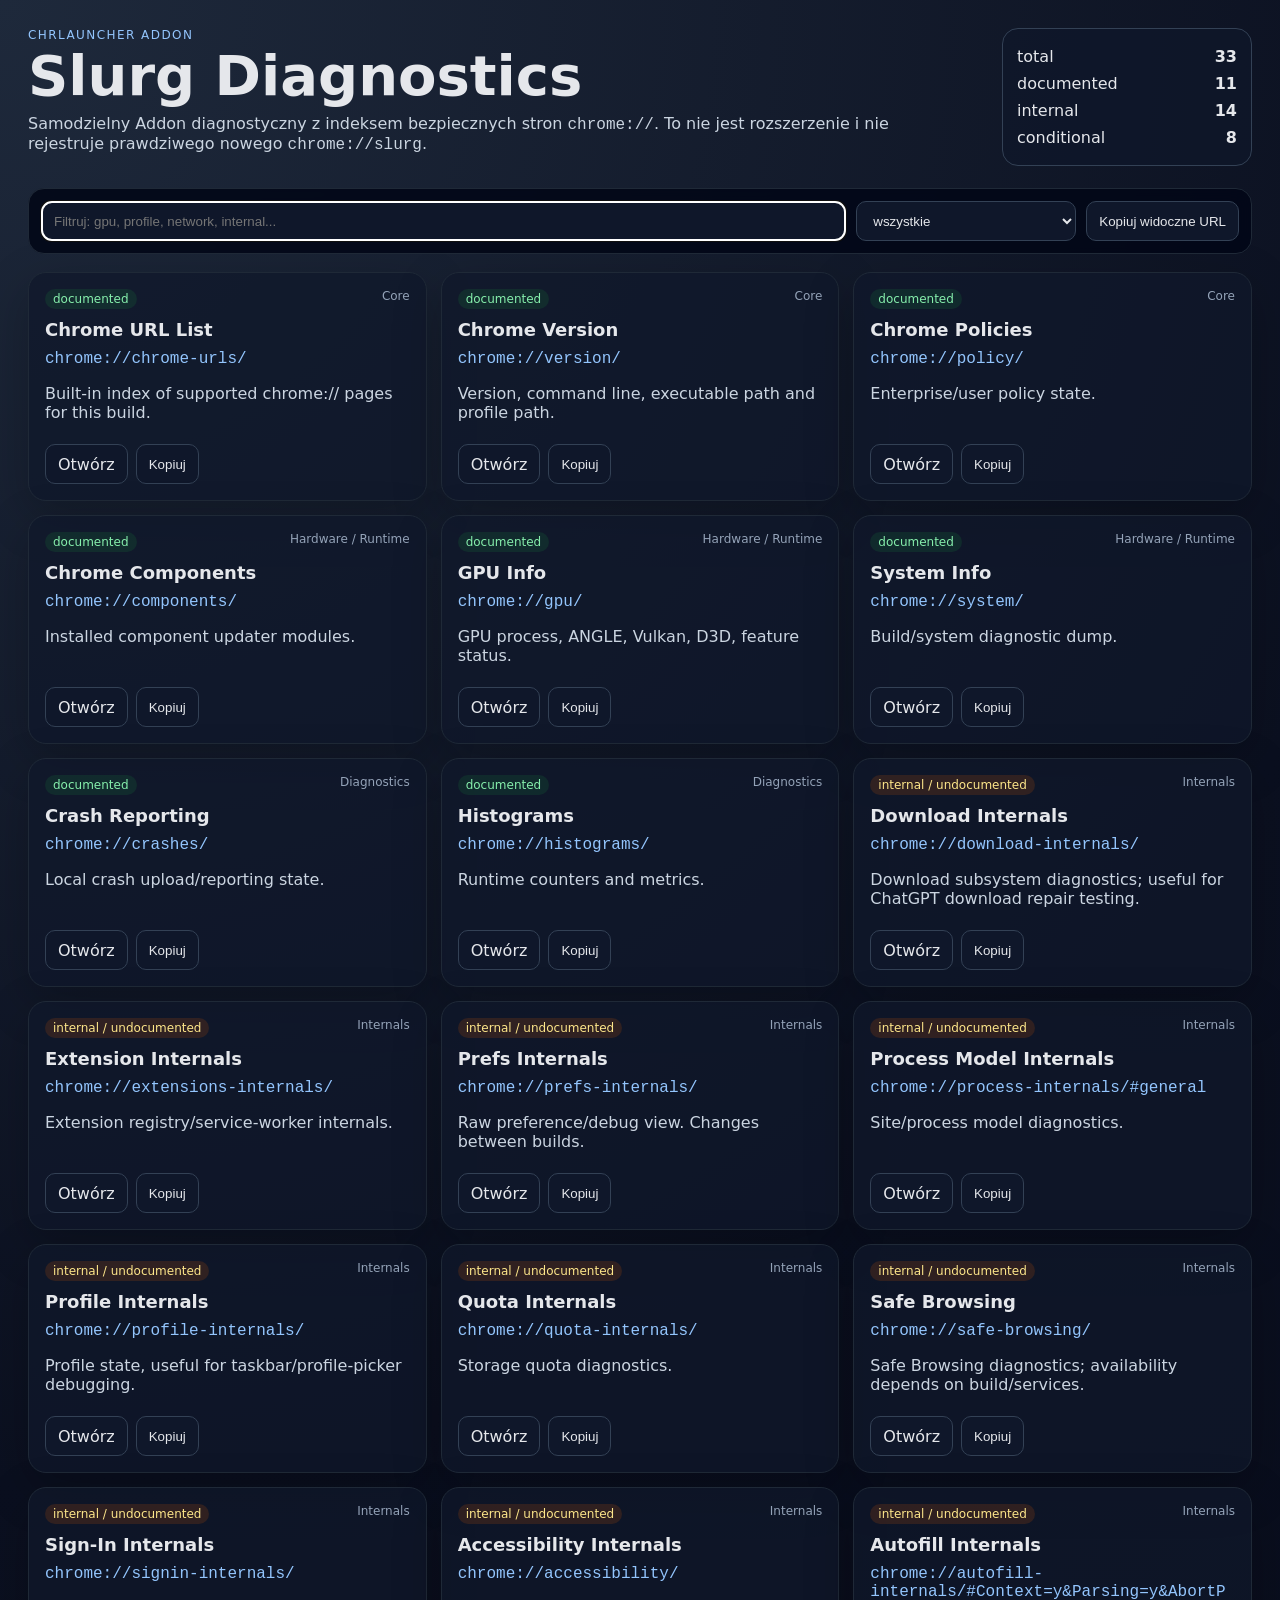
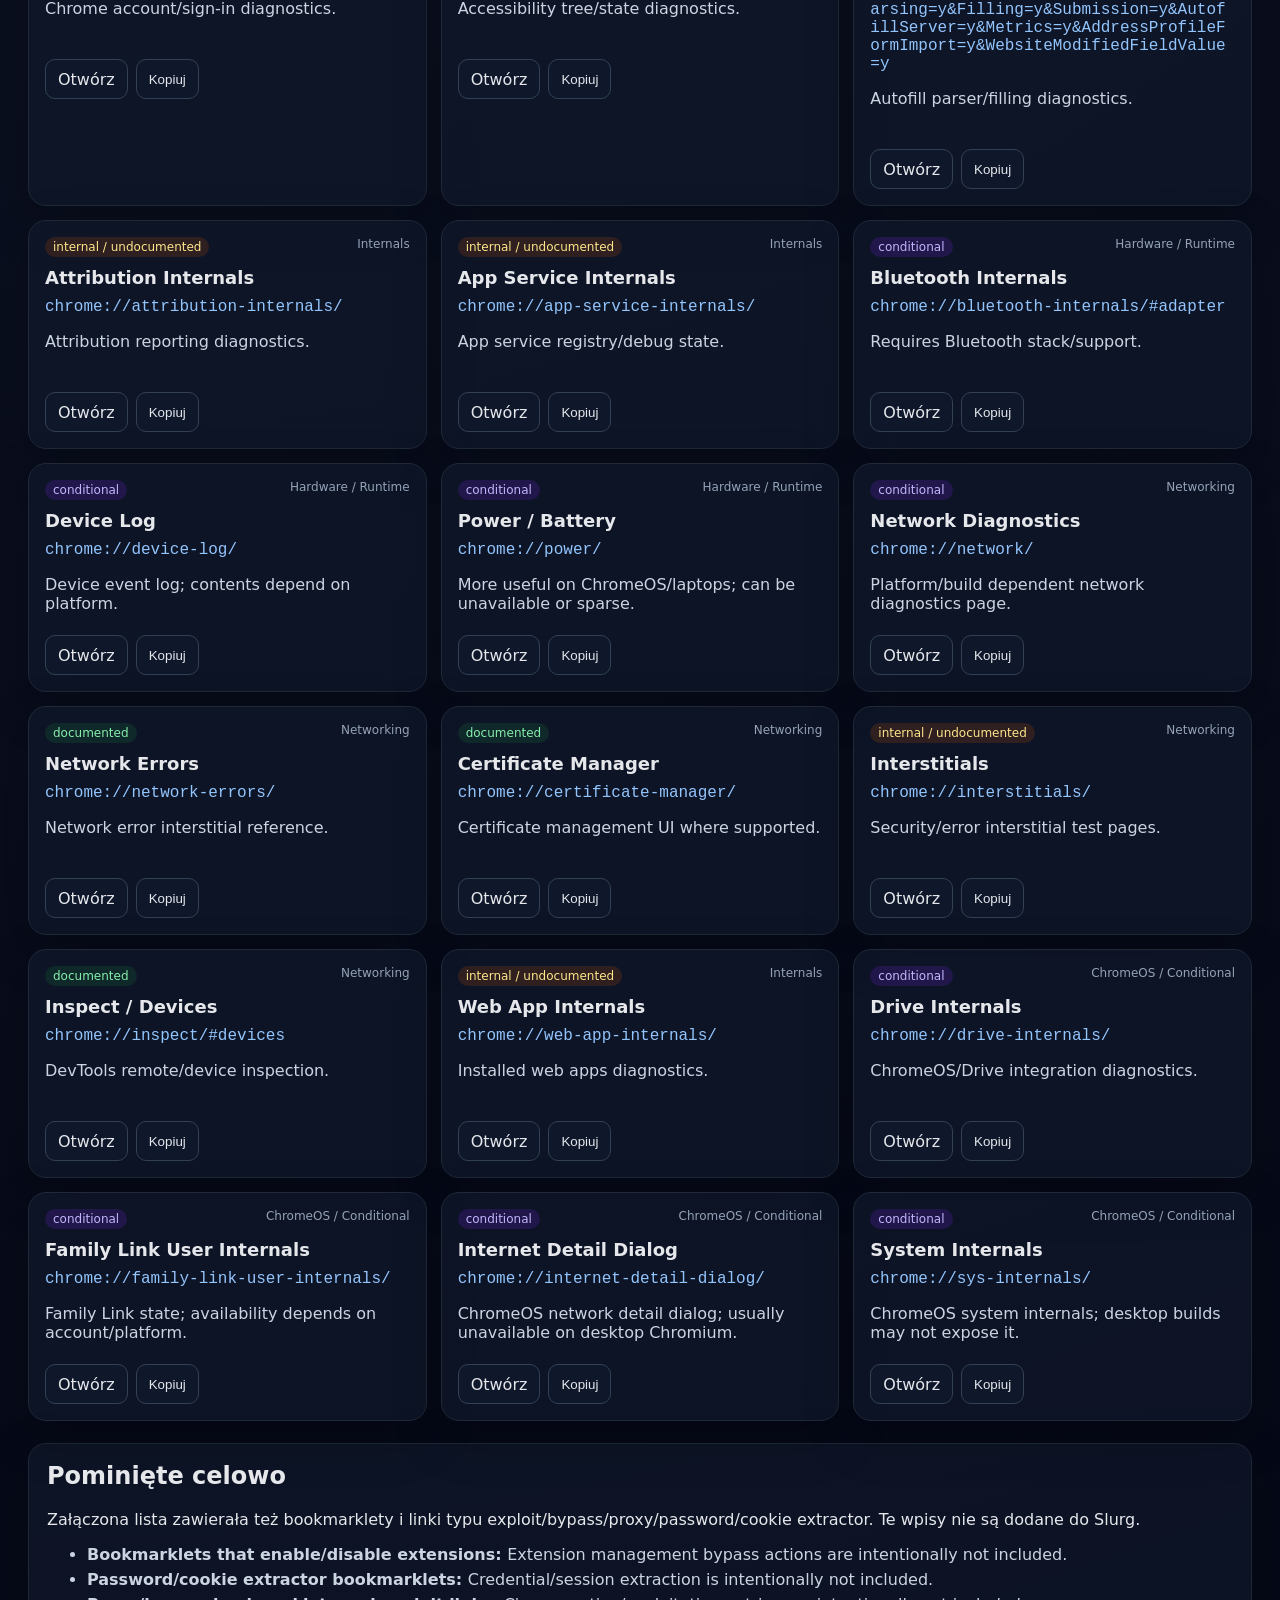
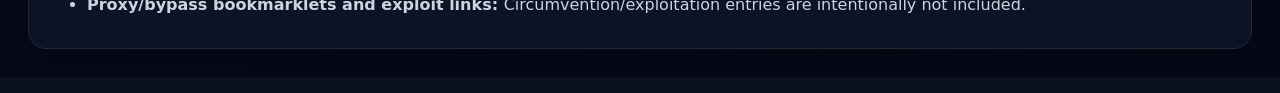
<file: bin/Addons/slurg/index.html>
<!doctype html>
<html lang="pl">
<head>
  <meta charset="utf-8">
  <meta name="viewport" content="width=device-width,initial-scale=1">
  <title>Slurg Diagnostics</title>
  <link rel="stylesheet" href="slurg.css">
</head>
<body>
  <header>
    <div>
      <p class="eyebrow">chrlauncher Addon</p>
      <h1>Slurg Diagnostics</h1>
      <p class="lead">Samodzielny Addon diagnostyczny z indeksem bezpiecznych stron <code>chrome://</code>. To nie jest rozszerzenie i nie rejestruje prawdziwego nowego <code>chrome://slurg</code>.</p>
    </div>
    <div class="summary" id="summary"></div>
  </header>

  <section class="toolbar">
    <input id="search" type="search" placeholder="Filtruj: gpu, profile, network, internal..." autofocus>
    <select id="statusFilter" aria-label="Status">
      <option value="all">wszystkie</option>
      <option value="documented">documented</option>
      <option value="internal">internal / undocumented</option>
      <option value="conditional">conditional / ChromeOS</option>
    </select>
    <button id="copyAll" type="button">Kopiuj widoczne URL</button>
  </section>

  <main>
    <section id="cards" class="cards"></section>

    <section class="omitted">
      <h2>Pominięte celowo</h2>
      <p>Załączona lista zawierała też bookmarklety i linki typu exploit/bypass/proxy/password/cookie extractor. Te wpisy nie są dodane do Slurg.</p>
      <ul id="omittedList"></ul>
    </section>
  </main>

  <template id="cardTemplate">
    <article class="card">
      <div class="cardTop">
        <span class="badge"></span>
        <span class="category"></span>
      </div>
      <h2 class="title"></h2>
      <code class="url"></code>
      <p class="note"></p>
      <div class="actions">
        <a class="open" target="_blank" rel="noreferrer">Otwórz</a>
        <button class="copy" type="button">Kopiuj</button>
      </div>
    </article>
  </template>

  <script src="slurg_data.js"></script>
  <script src="slurg.js"></script>
</body>
</html>
</file>
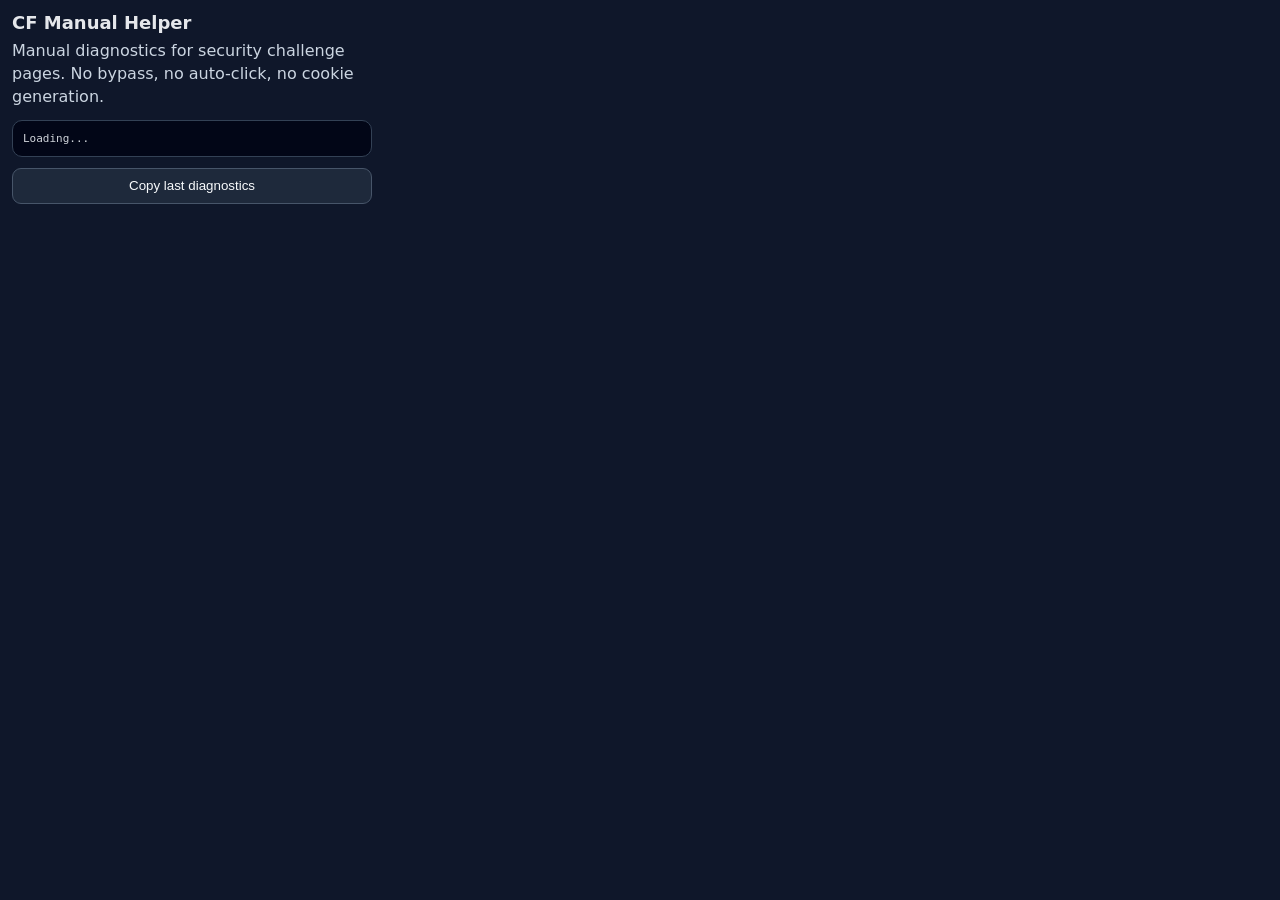
<file: bin/Addons/cf_manual_helper/popup.html>
<!doctype html>
<html lang="en">
<head>
  <meta charset="utf-8">
  <meta name="viewport" content="width=device-width,initial-scale=1">
  <title>CF Manual Helper</title>
  <link rel="stylesheet" href="popup.css">
</head>
<body>
  <header>
    <h1>CF Manual Helper</h1>
    <p>Manual diagnostics for security challenge pages. No bypass, no auto-click, no cookie generation.</p>
  </header>
  <main>
    <pre id="state">Loading...</pre>
    <button id="copy" type="button">Copy last diagnostics</button>
  </main>
  <script src="popup.js"></script>
</body>
</html>
</file>
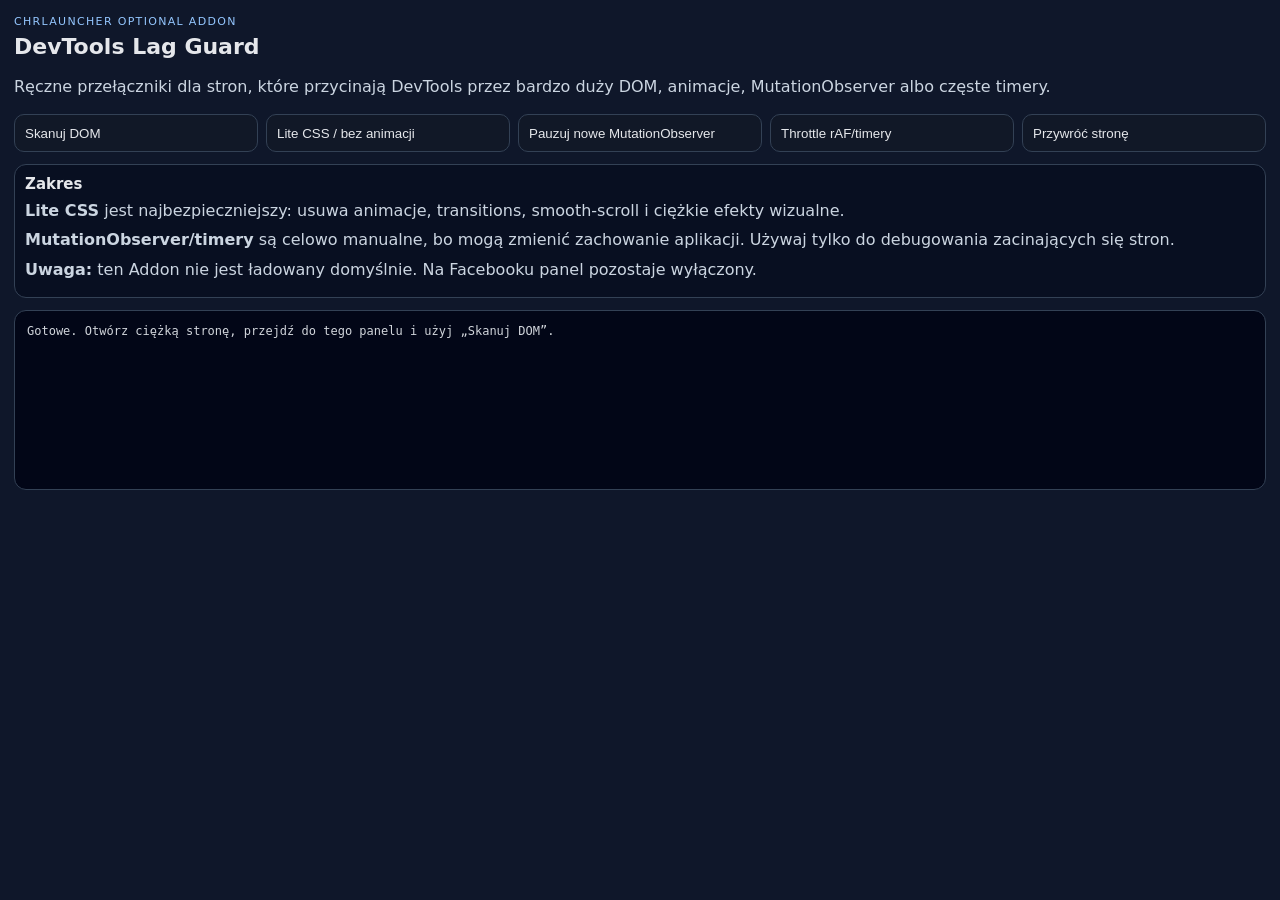
<file: bin/Addons/devtools_lag_guard/devtools_panel.html>
<!doctype html>
<html lang="pl">
<head>
  <meta charset="utf-8">
  <meta name="viewport" content="width=device-width,initial-scale=1">
  <title>DevTools Lag Guard</title>
  <link rel="stylesheet" href="devtools_panel.css">
</head>
<body>
  <header>
    <p class="eyebrow">chrlauncher Optional Addon</p>
    <h1>DevTools Lag Guard</h1>
    <p>Ręczne przełączniki dla stron, które przycinają DevTools przez bardzo duży DOM, animacje, MutationObserver albo częste timery.</p>
  </header>

  <section class="grid">
    <button data-action="stats">Skanuj DOM</button>
    <button data-action="lite-css">Lite CSS / bez animacji</button>
    <button data-action="pause-observers">Pauzuj nowe MutationObserver</button>
    <button data-action="throttle-timers">Throttle rAF/timery</button>
    <button data-action="restore">Przywróć stronę</button>
  </section>

  <section class="notes">
    <h2>Zakres</h2>
    <p><strong>Lite CSS</strong> jest najbezpieczniejszy: usuwa animacje, transitions, smooth-scroll i ciężkie efekty wizualne.</p>
    <p><strong>MutationObserver/timery</strong> są celowo manualne, bo mogą zmienić zachowanie aplikacji. Używaj tylko do debugowania zacinających się stron.</p>
    <p><strong>Uwaga:</strong> ten Addon nie jest ładowany domyślnie. Na Facebooku panel pozostaje wyłączony.</p>
  </section>

  <pre id="output">Gotowe. Otwórz ciężką stronę, przejdź do tego panelu i użyj „Skanuj DOM”.</pre>

  <script src="devtools_panel.js"></script>
</body>
</html>
</file>
<file: bin/Addons/slurg/slurg.css>
:root {
  color-scheme: dark;
  font-family: Inter, ui-sans-serif, system-ui, -apple-system, BlinkMacSystemFont, "Segoe UI", sans-serif;
  background: #0b1020;
  color: #e5e7eb;
}

* { box-sizing: border-box; }

body {
  margin: 0;
  padding: 28px;
  background: radial-gradient(circle at top left, #1e293b, #0b1020 42%, #050816);
}

header {
  display: grid;
  grid-template-columns: minmax(0, 1fr) auto;
  gap: 24px;
  align-items: start;
  margin-bottom: 22px;
}

.eyebrow {
  margin: 0 0 6px;
  color: #93c5fd;
  font-size: 12px;
  letter-spacing: .12em;
  text-transform: uppercase;
}

h1 {
  margin: 0 0 10px;
  font-size: clamp(32px, 5vw, 56px);
  line-height: 1;
}

.lead {
  max-width: 920px;
  margin: 0;
  color: #cbd5e1;
}

code {
  font-family: "Cascadia Code", "Consolas", monospace;
}

.summary {
  min-width: 250px;
  padding: 14px;
  border: 1px solid #334155;
  border-radius: 16px;
  background: rgba(15, 23, 42, .72);
}

.summary div {
  display: flex;
  justify-content: space-between;
  gap: 16px;
  padding: 4px 0;
}

.toolbar {
  position: sticky;
  top: 0;
  z-index: 2;
  display: grid;
  grid-template-columns: minmax(200px, 1fr) 220px auto;
  gap: 10px;
  margin: 0 0 18px;
  padding: 12px;
  border: 1px solid #1f2937;
  border-radius: 16px;
  background: rgba(2, 6, 23, .86);
  backdrop-filter: blur(12px);
}

input,
select,
button,
a.open {
  min-height: 40px;
  border: 1px solid #334155;
  border-radius: 10px;
  background: #0f172a;
  color: #e5e7eb;
  padding: 0 12px;
}

button,
a.open {
  cursor: pointer;
}

a.open {
  display: inline-flex;
  align-items: center;
  text-decoration: none;
}

button:hover,
a.open:hover {
  border-color: #60a5fa;
}

.cards {
  display: grid;
  grid-template-columns: repeat(auto-fill, minmax(300px, 1fr));
  gap: 14px;
}

.card,
.omitted {
  border: 1px solid #1f2937;
  border-radius: 18px;
  background: rgba(15, 23, 42, .74);
  box-shadow: 0 16px 50px rgba(0, 0, 0, .22);
}

.card {
  padding: 16px;
}

.cardTop {
  display: flex;
  justify-content: space-between;
  gap: 10px;
  margin-bottom: 10px;
  font-size: 12px;
}

.badge {
  padding: 3px 8px;
  border-radius: 999px;
  background: #1e293b;
}

.badge.documented { color: #86efac; background: rgba(22, 101, 52, .25); }
.badge.internal { color: #fde68a; background: rgba(146, 64, 14, .25); }
.badge.conditional { color: #c4b5fd; background: rgba(91, 33, 182, .25); }

.category {
  color: #94a3b8;
}

.title {
  margin: 0 0 10px;
  font-size: 18px;
}

.url {
  display: block;
  overflow-wrap: anywhere;
  color: #93c5fd;
  margin-bottom: 10px;
}

.note {
  min-height: 44px;
  color: #cbd5e1;
}

.actions {
  display: flex;
  gap: 8px;
}

.omitted {
  margin-top: 22px;
  padding: 18px;
}

.omitted h2 {
  margin-top: 0;
}

.omitted li {
  margin: 6px 0;
  color: #cbd5e1;
}

@media (max-width: 760px) {
  body { padding: 16px; }
  header { grid-template-columns: 1fr; }
  .toolbar { grid-template-columns: 1fr; }
}
</file>
<file: bin/Addons/cf_manual_helper/popup.css>
:root {
  color-scheme: dark;
  font-family: ui-sans-serif, system-ui, -apple-system, BlinkMacSystemFont, "Segoe UI", sans-serif;
  background: #0f172a;
  color: #e5e7eb;
}

body {
  width: 360px;
  margin: 0;
  padding: 12px;
  background: #0f172a;
}

h1 {
  margin: 0 0 6px;
  font-size: 18px;
}

p {
  color: #cbd5e1;
  line-height: 1.45;
  margin: 0 0 10px;
}

pre {
  max-height: 320px;
  overflow: auto;
  white-space: pre-wrap;
  overflow-wrap: anywhere;
  border: 1px solid #334155;
  border-radius: 10px;
  background: #020617;
  color: #d1d5db;
  padding: 10px;
  font: 11px/1.4 "Cascadia Code", Consolas, monospace;
}

button {
  width: 100%;
  min-height: 36px;
  border: 1px solid #475569;
  border-radius: 9px;
  background: #1e293b;
  color: #f8fafc;
  cursor: pointer;
}

button:hover {
  border-color: #60a5fa;
}
</file>
<file: bin/Addons/devtools_lag_guard/devtools_panel.css>
:root {
  color-scheme: dark;
  font-family: ui-sans-serif, system-ui, -apple-system, BlinkMacSystemFont, "Segoe UI", sans-serif;
  background: #0f172a;
  color: #e5e7eb;
}

* { box-sizing: border-box; }

body {
  margin: 0;
  padding: 14px;
  background: #0f172a;
}

header {
  margin-bottom: 12px;
}

.eyebrow {
  margin: 0 0 4px;
  color: #93c5fd;
  font-size: 11px;
  letter-spacing: .12em;
  text-transform: uppercase;
}

h1 {
  margin: 0 0 8px;
  font-size: 22px;
}

p {
  color: #cbd5e1;
  line-height: 1.45;
}

.grid {
  display: grid;
  grid-template-columns: repeat(auto-fit, minmax(170px, 1fr));
  gap: 8px;
  margin-bottom: 12px;
}

button {
  min-height: 38px;
  border: 1px solid #334155;
  border-radius: 10px;
  background: #111827;
  color: #e5e7eb;
  cursor: pointer;
  padding: 8px 10px;
  text-align: left;
}

button:hover {
  border-color: #60a5fa;
  background: #1e293b;
}

.notes {
  border: 1px solid #334155;
  border-radius: 12px;
  padding: 10px;
  background: rgba(2, 6, 23, .45);
  margin-bottom: 12px;
}

.notes h2 {
  margin: 0 0 6px;
  font-size: 15px;
}

.notes p {
  margin: 6px 0;
}

pre {
  min-height: 180px;
  white-space: pre-wrap;
  overflow-wrap: anywhere;
  border: 1px solid #334155;
  border-radius: 12px;
  background: #020617;
  color: #d1d5db;
  padding: 12px;
  font: 12px/1.45 "Cascadia Code", Consolas, monospace;
}
</file>
